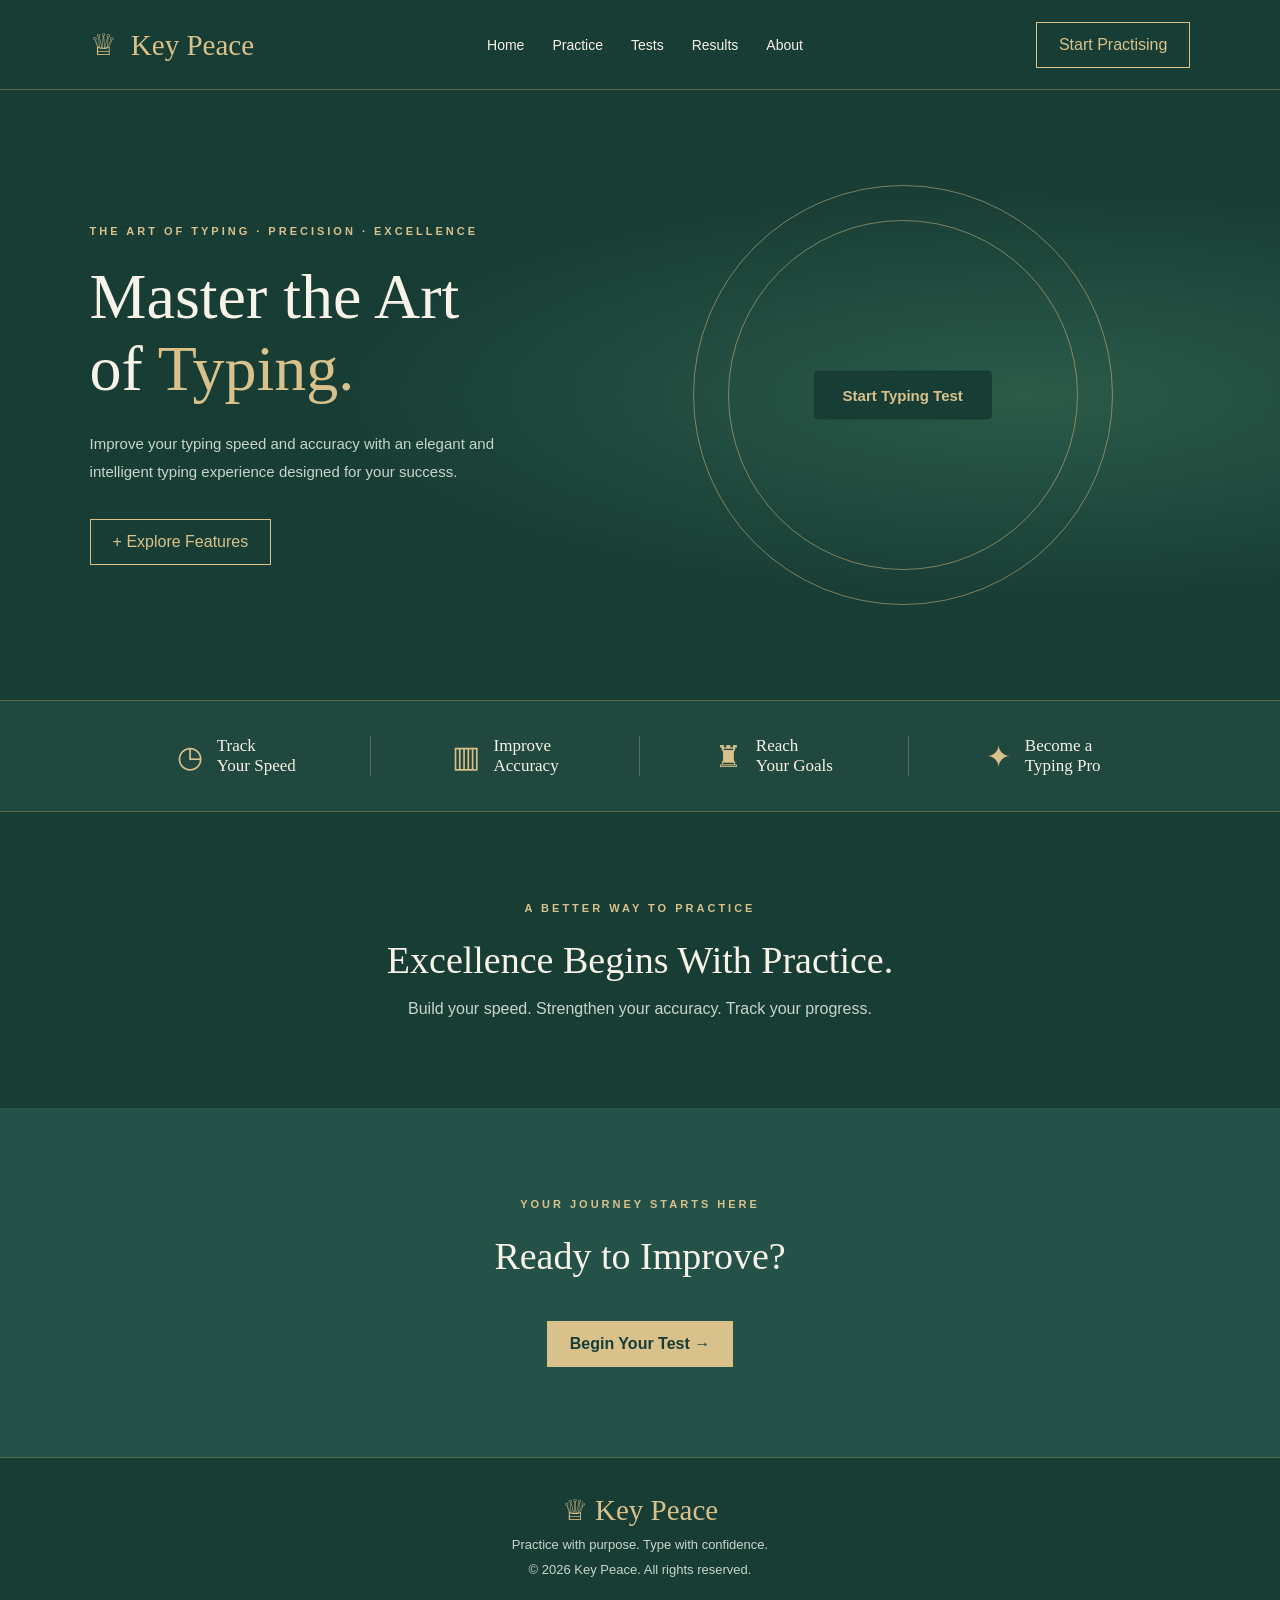
<file: index.html>
<!DOCTYPE html>
<html lang="en">
<head>
    <meta charset="UTF-8">
    <meta name="viewport" content="width=device-width, initial-scale=1.0">
    <title>Key Peace | The Art of Typing</title>
    <link rel="stylesheet" href="style.css">
</head>
<body>

    <header class="navbar">
        <a href="#home" class="logo">
            <span class="crown">♕</span>
            Key Peace
        </a>

        <nav>
            <a href="#home">Home</a>
            <a href="#practice">Practice</a>
            <a href="#tests">Tests</a>
            <a href="#results">Results</a>
            <a href="#about">About</a>
        </nav>

        <a href="#practice" class="nav-button">
            Start Practising
        </a>
    </header>

    <main>

        <section class="hero" id="home">

            <div class="hero-content">

                <p class="eyebrow">
                    THE ART OF TYPING · PRECISION · EXCELLENCE
                </p>

                <h1>
                    Master the Art<br>
                    of <span>Typing.</span>
                </h1>

                <p class="hero-description">
                    Improve your typing speed and accuracy with
                    an elegant and intelligent typing experience
                    designed for your success.
                </p>

                <div class="hero-buttons">

                    <a href="#features" class="secondary-button">
                        + Explore Features
                    </a>
                </div>

            </div>

            <div class="hero-visual">

                <div class="decorative-circle circle-one"></div>
                <div class="decorative-circle circle-two"></div>

                <a href="typing.html" class="circle-start-button">Start Typing Test</a>

                <div class="keyboard-art">
                    <div class="keyboard-icon">⌨</div>
                    <p>THE ART OF PRECISION</p>
                </div>

            </div>

        </section>

        <section class="benefits" id="features">

            <div class="benefit">
                <span>◷</span>
                <p>Track<br>Your Speed</p>
            </div>

            <div class="benefit">
                <span>▥</span>
                <p>Improve<br>Accuracy</p>
            </div>

            <div class="benefit">
                <span>♜</span>
                <p>Reach<br>Your Goals</p>
            </div>

            <div class="benefit">
                <span>✦</span>
                <p>Become a<br>Typing Pro</p>
            </div>

        </section>

        <section class="features" id="practice">
            <p class="eyebrow">A BETTER WAY TO PRACTICE</p>
            <h2>Excellence Begins With Practice.</h2>
            <p>Build your speed. Strengthen your accuracy. Track your progress.</p>
        </section>

        <section class="practice" id="tests">
            <p class="eyebrow">YOUR JOURNEY STARTS HERE</p>
            <h2>Ready to Improve?</h2>
            <a href="typing.html" class="primary-button">
                Begin Your Test →
            </a>
        </section>

    </main>

    <footer id="about">
        <a href="#home" class="logo">♕ Key Peace</a>
        <p>Practice with purpose. Type with confidence.</p>
        <p>© 2026 Key Peace. All rights reserved.</p>
    </footer>

    <script src="script.js"></script>

</body>
</html>
</file>
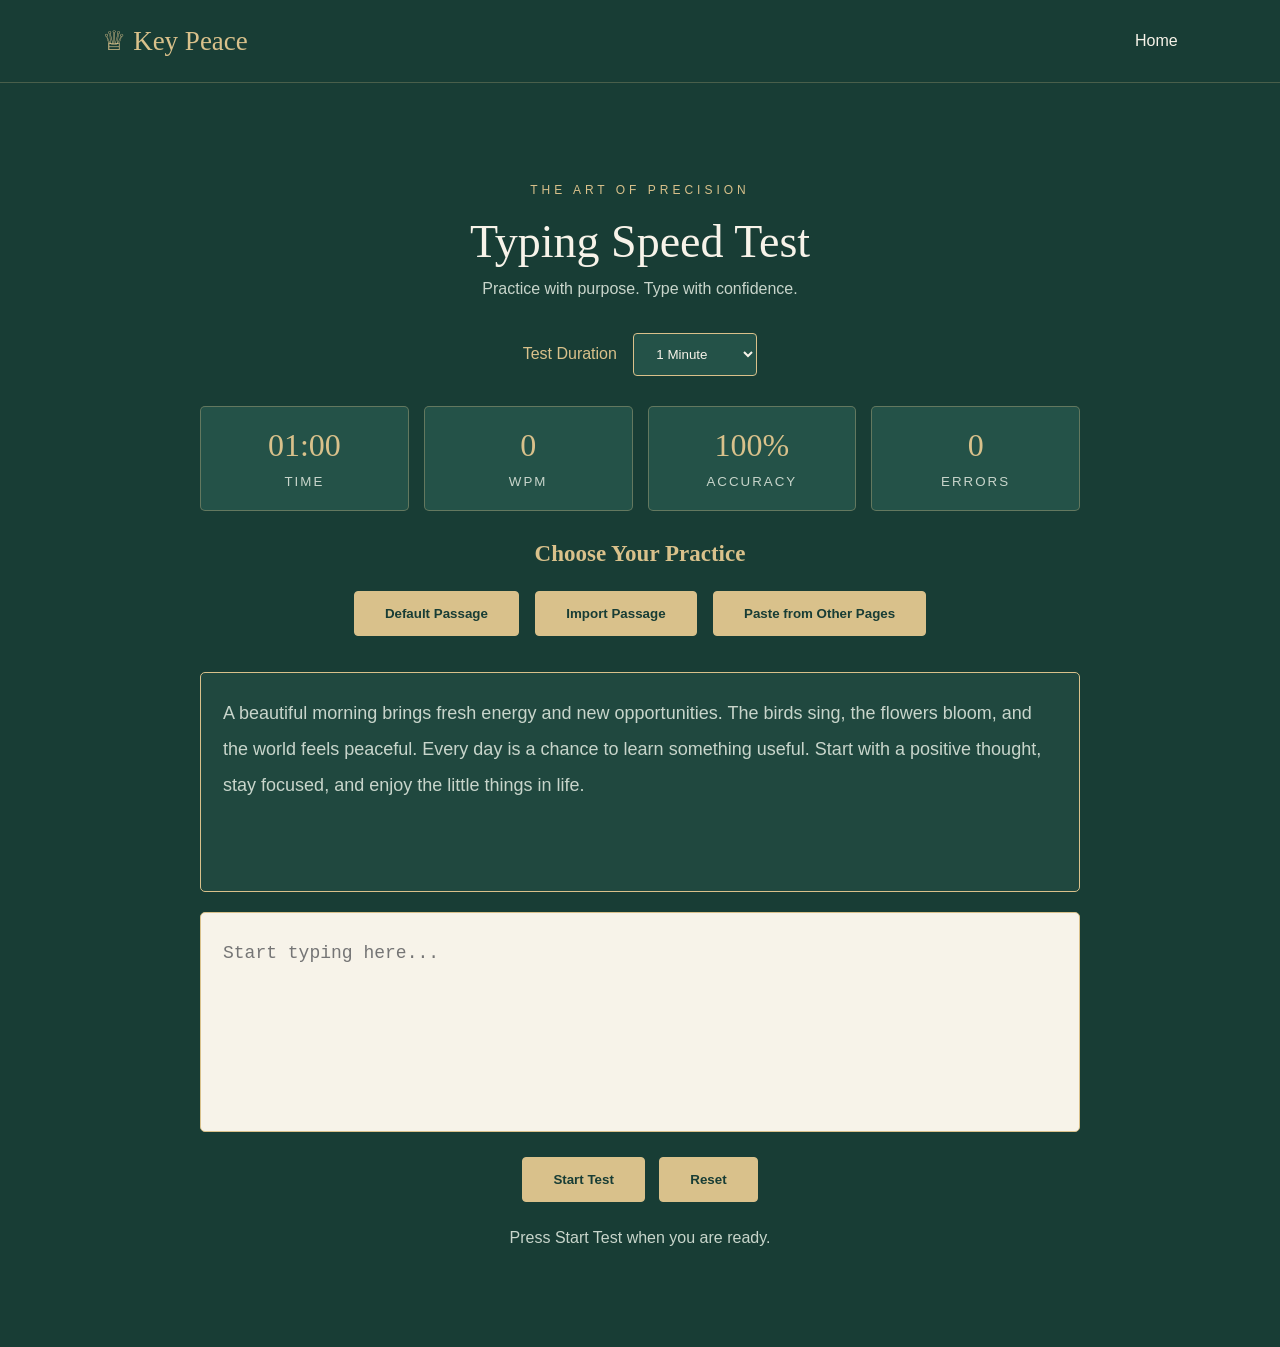
<file: typing.html>
<!DOCTYPE html>
<html lang="en">
<head>
    <meta charset="UTF-8">
    <meta name="viewport" content="width=device-width, initial-scale=1.0">
    <title>Key Peace - Typing Test</title>
    <link rel="stylesheet" href="typing.css">
</head>
<body>

<header class="navbar">
    <a href="index.html" class="logo">♕ Key Peace</a>
    <a href="index.html" class="home-link">Home</a>
</header>

<main class="typing-container">
    <p class="eyebrow">THE ART OF PRECISION</p>
    <h1>Typing Speed Test</h1>
    <p class="subtitle">Practice with purpose. Type with confidence.</p>

    <div class="settings">
        <label for="duration">Test Duration</label>
        <select id="duration">
            <option value="1">1 Minute</option>
            <option value="5">5 Minutes</option>
            <option value="10">10 Minutes</option>
            <option value="15">15 Minutes</option>
        </select>
    </div>

    <div class="stats">
        <div><span id="time">60</span><small>TIME</small></div>
        <div><span id="wpm">0</span><small>WPM</small></div>
        <div><span id="accuracy">100%</span><small>ACCURACY</small></div>
        <div><span id="errors">0</span><small>ERRORS</small></div>
    </div>

    <div class="practice-options">
    <h3>Choose Your Practice</h3>

    <button id="defaultMode">Default Passage</button>
    <button id="importMode">Import Passage</button>
    <button id="pasteMode">Paste from Other Pages</button>
</div>

<input type="file" id="fileInput" accept=".txt" hidden>

<div id="customPassageArea" style="display:none;">
    <textarea id="customPassage"
        placeholder="Paste your passage here..."></textarea>
    <button id="usePassage">Use This Passage</button>
</div>

<div id="passage" class="passage"></div>

    <textarea id="typingInput" placeholder="Start typing here..." disabled></textarea>

    <button id="startButton">Start Test</button>
    <button id="resetButton">Reset</button>

    <p id="message">Press Start Test when you are ready.</p>
</main>

<script src="typing.js"></script>
</body>
</html>
</file>
<file: style.css>
:root {
    --green: #183D35;
    --green-light: #245248;
    --gold: #D9C18B;
    --ivory: #F7F3E9;
    --sage: #C8D5CB;
}

* {
    margin: 0;
    padding: 0;
    box-sizing: border-box;
}

html {
    scroll-behavior: smooth;
}

body {
    background: var(--green);
    color: var(--ivory);
    font-family: Arial, sans-serif;
}

/* NAVIGATION */

.navbar {
    min-height: 90px;
    padding: 18px 7%;
    display: flex;
    align-items: center;
    justify-content: space-between;
    gap: 20px;
    border-bottom: 1px solid rgba(217,193,139,.3);
}

.logo {
    color: var(--gold);
    font-family: Georgia, serif;
    font-size: 29px;
    text-decoration: none;
    white-space: nowrap;
}

.crown {
    font-size: 30px;
    margin-right: 7px;
}

nav {
    display: flex;
    gap: 28px;
}

nav a {
    color: var(--ivory);
    text-decoration: none;
    font-size: 14px;
}

nav a:hover {
    color: var(--gold);
}

.nav-button,
.primary-button,
.secondary-button {
    display: inline-block;
    padding: 13px 22px;
    text-decoration: none;
    transition: .3s;
}

.nav-button {
    border: 1px solid var(--gold);
    color: var(--gold);
}

.nav-button:hover {
    background: var(--gold);
    color: var(--green);
}

/* HERO */

.hero {
    min-height: 610px;
    padding: 65px 7%;
    display: flex;
    align-items: center;
    justify-content: space-between;
    gap: 25px;
    overflow: hidden;
    background:
        radial-gradient(ellipse at 80% 50%, #2b5b49 0%, transparent 48%),
        var(--green);
}

.hero-content {
    flex: 1;
    max-width: 570px;
    position: relative;
    z-index: 2;
}

.eyebrow {
    color: var(--gold);
    letter-spacing: 3px;
    font-size: 11px;
    font-weight: bold;
    margin-bottom: 24px;
}

.hero h1 {
    font-family: Georgia, serif;
    font-size: clamp(45px, 5vw, 70px);
    line-height: 1.12;
    font-weight: normal;
    margin-bottom: 25px;
}

.hero h1 span {
    color: var(--gold);
}

.hero-description {
    color: var(--sage);
    line-height: 1.9;
    max-width: 470px;
    font-size: 15px;
    margin-bottom: 32px;
}

.hero-buttons {
    display: flex;
    flex-wrap: wrap;
    gap: 15px;
}

.primary-button {
    background: var(--gold);
    color: var(--green);
    border: 1px solid var(--gold);
    font-weight: bold;
}

.primary-button:hover {
    background: transparent;
    color: var(--gold);
}

.secondary-button {
    border: 1px solid var(--gold);
    color: var(--gold);
}

.secondary-button:hover {
    background: var(--gold);
    color: var(--green);
}

/* KEYBOARD IMAGE */

.hero-visual {
    flex: 1.15;
    min-width: 0;
    min-height: 430px;
    display: flex;
    justify-content: center;
    align-items: center;
    position: relative;
}

.keyboard-art {
    width: 100%;
    max-width: 650px;
    aspect-ratio: 852 / 625;
    position: relative;
    z-index: 2;
    background-size: contain;
    background-position: center;
    background-repeat: no-repeat;
}

.keyboard-icon,
.keyboard-art p {
    display: none;
}

.decorative-circle {
    position: absolute;
    border: 1px solid rgba(217,193,139,.5);
    border-radius: 50%;
    pointer-events: none;
}

.circle-one {
    width: 420px;
    height: 420px;
}

.circle-two {
    width: 350px;
    height: 350px;
}

/* BENEFITS */

.benefits {
    display: grid;
    grid-template-columns: repeat(4, 1fr);
    padding: 35px 8%;
    background: #20483F;
    border-top: 1px solid rgba(217,193,139,.3);
    border-bottom: 1px solid rgba(217,193,139,.3);
}

.benefit {
    display: flex;
    align-items: center;
    justify-content: center;
    gap: 14px;
    border-right: 1px solid rgba(217,193,139,.3);
}

.benefit:last-child {
    border-right: none;
}

.benefit span {
    color: var(--gold);
    font-size: 30px;
}

.benefit p {
    color: var(--ivory);
    font-family: Georgia, serif;
    font-size: 17px;
}

/* LOWER SECTIONS */

.features,
.practice {
    text-align: center;
    padding: 90px 20px;
}

.features h2,
.practice h2 {
    font-family: Georgia, serif;
    font-size: 38px;
    font-weight: normal;
    margin-bottom: 18px;
}

.features > p:last-child {
    color: var(--sage);
}

.practice {
    background: var(--green-light);
}

.practice .primary-button {
    margin-top: 25px;
}

/* FOOTER */

footer {
    text-align: center;
    padding: 35px 15px;
    border-top: 1px solid rgba(217,193,139,.3);
}

footer p {
    color: var(--sage);
    font-size: 13px;
    margin-top: 10px;
}

/* MOBILE */

@media (max-width: 900px) {
    .navbar {
        flex-wrap: wrap;
        justify-content: center;
    }

    nav {
        order: 3;
        width: 100%;
        justify-content: center;
        flex-wrap: wrap;
    }

    .hero {
        flex-direction: column;
        text-align: center;
        padding: 65px 6%;
    }

    .hero-description {
        margin-left: auto;
        margin-right: auto;
    }

    .hero-buttons {
        justify-content: center;
    }

    .hero-visual {
        width: 100%;
        min-height: 300px;
    }

    .keyboard-art {
        max-width: 550px;
    }

    .benefits {
        grid-template-columns: repeat(2, 1fr);
        gap: 25px;
    }

    .benefit:nth-child(2) {
        border-right: none;
    }
}

@media (max-width: 500px) {
    .hero h1 {
        font-size: 43px;
    }

    .benefits {
        grid-template-columns: 1fr 1fr;
        padding: 25px 10px;
    }

    .benefit {
        border: none;
    }

    .nav-button {
        font-size: 12px;
    }
}

/* START TYPING BUTTON INSIDE THE CIRCLE */

.hero-visual {
    position: relative;
}

.circle-start-button {
    position: absolute;
    top: 50%;
    left: 50%;
    transform: translate(-50%, -50%);
    z-index: 10;

    display: inline-block;
    padding: 15px 28px;

    background: #183D35;
    color: #D9C18B;

    text-decoration: none;
    font-weight: bold;
    font-size: 15px;

    border: 1px solid #183D35;
    border-radius: 4px;

    transition: 0.3s ease;
}

.circle-start-button:hover {
    background: transparent;
    color: #D9C18B;
}
</file>
<file: typing.css>
* {
    margin: 0;
    padding: 0;
    box-sizing: border-box;
}

body {
    font-family: Arial, sans-serif;
    background: #183D35;
    color: #F7F3E9;
    min-height: 100vh;
}

.navbar {
    display: flex;
    justify-content: space-between;
    align-items: center;
    padding: 25px 8%;
    border-bottom: 1px solid rgba(217, 193, 139, 0.25);
}

.logo {
    color: #D9C18B;
    font-family: Georgia, serif;
    font-size: 27px;
    text-decoration: none;
}

.home-link {
    color: #F7F3E9;
    text-decoration: none;
}

.typing-container {
    max-width: 950px;
    margin: 65px auto;
    padding: 35px;
    text-align: center;
}

.eyebrow {
    color: #D9C18B;
    letter-spacing: 4px;
    font-size: 12px;
    margin-bottom: 18px;
}

h1 {
    font-family: Georgia, serif;
    font-size: 46px;
    font-weight: normal;
    margin-bottom: 12px;
}

.subtitle {
    color: #C8D5CB;
    margin-bottom: 35px;
}

.settings {
    margin-bottom: 30px;
}

.settings label {
    color: #D9C18B;
    margin-right: 12px;
}

select {
    padding: 12px 18px;
    background: #245248;
    color: #F7F3E9;
    border: 1px solid #D9C18B;
    border-radius: 4px;
}

.stats {
    display: grid;
    grid-template-columns: repeat(4, 1fr);
    gap: 15px;
    margin-bottom: 30px;
}

.stats div {
    background: #245248;
    border: 1px solid rgba(217, 193, 139, 0.35);
    padding: 20px;
    border-radius: 5px;
}

.stats span {
    display: block;
    color: #D9C18B;
    font-family: Georgia, serif;
    font-size: 32px;
    margin-bottom: 8px;
}

.stats small {
    color: #C8D5CB;
    letter-spacing: 2px;
}

.passage {
    background: #20483F;
    border: 1px solid rgba(217, 193, 139, 0.4);
    padding: 30px;
    border-radius: 5px;
    text-align: left;
    line-height: 2;
    font-size: 19px;
    color: #F7F3E9;
    margin-bottom: 20px;
}

textarea {
    width: 100%;
    min-height: 140px;
    padding: 20px;
    background: #F7F3E9;
    color: #183D35;
    border: 2px solid #D9C18B;
    border-radius: 5px;
    font-size: 17px;
    resize: vertical;
    outline: none;
    margin-bottom: 20px;
}

button {
    padding: 14px 30px;
    margin: 5px;
    background: #D9C18B;
    color: #183D35;
    border: 1px solid #D9C18B;
    border-radius: 4px;
    font-weight: bold;
    cursor: pointer;
}

button:hover {
    background: transparent;
    color: #D9C18B;
}

#message {
    color: #C8D5CB;
    margin-top: 22px;
}

@media (max-width: 600px) {
    .typing-container {
        margin: 30px auto;
        padding: 18px;
    }

    h1 {
        font-size: 34px;
    }

    .stats {
        grid-template-columns: repeat(2, 1fr);
    }
}


/* PRACTICE MODE BUTTONS */

.practice-options {
    margin: 30px 0;
}

.practice-options h3 {
    color: #D9C18B;
    font-family: Georgia, serif;
    margin-bottom: 18px;
    font-size: 23px;
}

.practice-options button {
    margin: 6px;
}

/* LIVE TYPING HIGHLIGHTING */

.passage span.pending {
    color: #C8D5CB;
}

.passage span.correct {
    color: #70D69B;
}

.passage span.incorrect {
    color: #FF7777;
    background: rgba(255, 70, 70, 0.18);
    border-bottom: 2px solid #FF7777;
}

.passage span.current {
    border-left: 2px solid #D9C18B;
    animation: blink-cursor 1s infinite;
}

@keyframes blink-cursor {
    50% {
        border-left-color: transparent;
    }
}

/* CUSTOM PASSAGE BOX */

#customPassageArea {
    margin: 20px 0;
}

#customPassage {
    width: 100%;
    min-height: 150px;
    padding: 15px;
    background: #F7F3E9;
    color: #183D35;
    border: 2px solid #D9C18B;
    border-radius: 5px;
    font-size: 16px;
}


/* EQUAL PASSAGE AND TYPING BOXES */

.passage,
#typingInput {
    width: 100%;
    height: 220px;
    min-height: 220px;
    max-height: 220px;
    box-sizing: border-box;
    padding: 22px;
    border: 1px solid #D9C18B;
    border-radius: 5px;
    font-size: 18px;
    line-height: 2;
    overflow-y: auto;
}

/* PASSAGE BOX */

.passage {
    background: #20483F;
    color: #F7F3E9;
    text-align: left;
    overflow-wrap: anywhere;
}

/* TYPING BOX */

#typingInput {
    display: block;
    background: #F7F3E9;
    color: #183D35;
    resize: none;
    outline: none;
    margin-bottom: 20px;
}

/* SCROLLBAR DESIGN */

.passage::-webkit-scrollbar,
#typingInput::-webkit-scrollbar {
    width: 7px;
}

.passage::-webkit-scrollbar-thumb,
#typingInput::-webkit-scrollbar-thumb {
    background: #D9C18B;
    border-radius: 10px;
}
</file>
